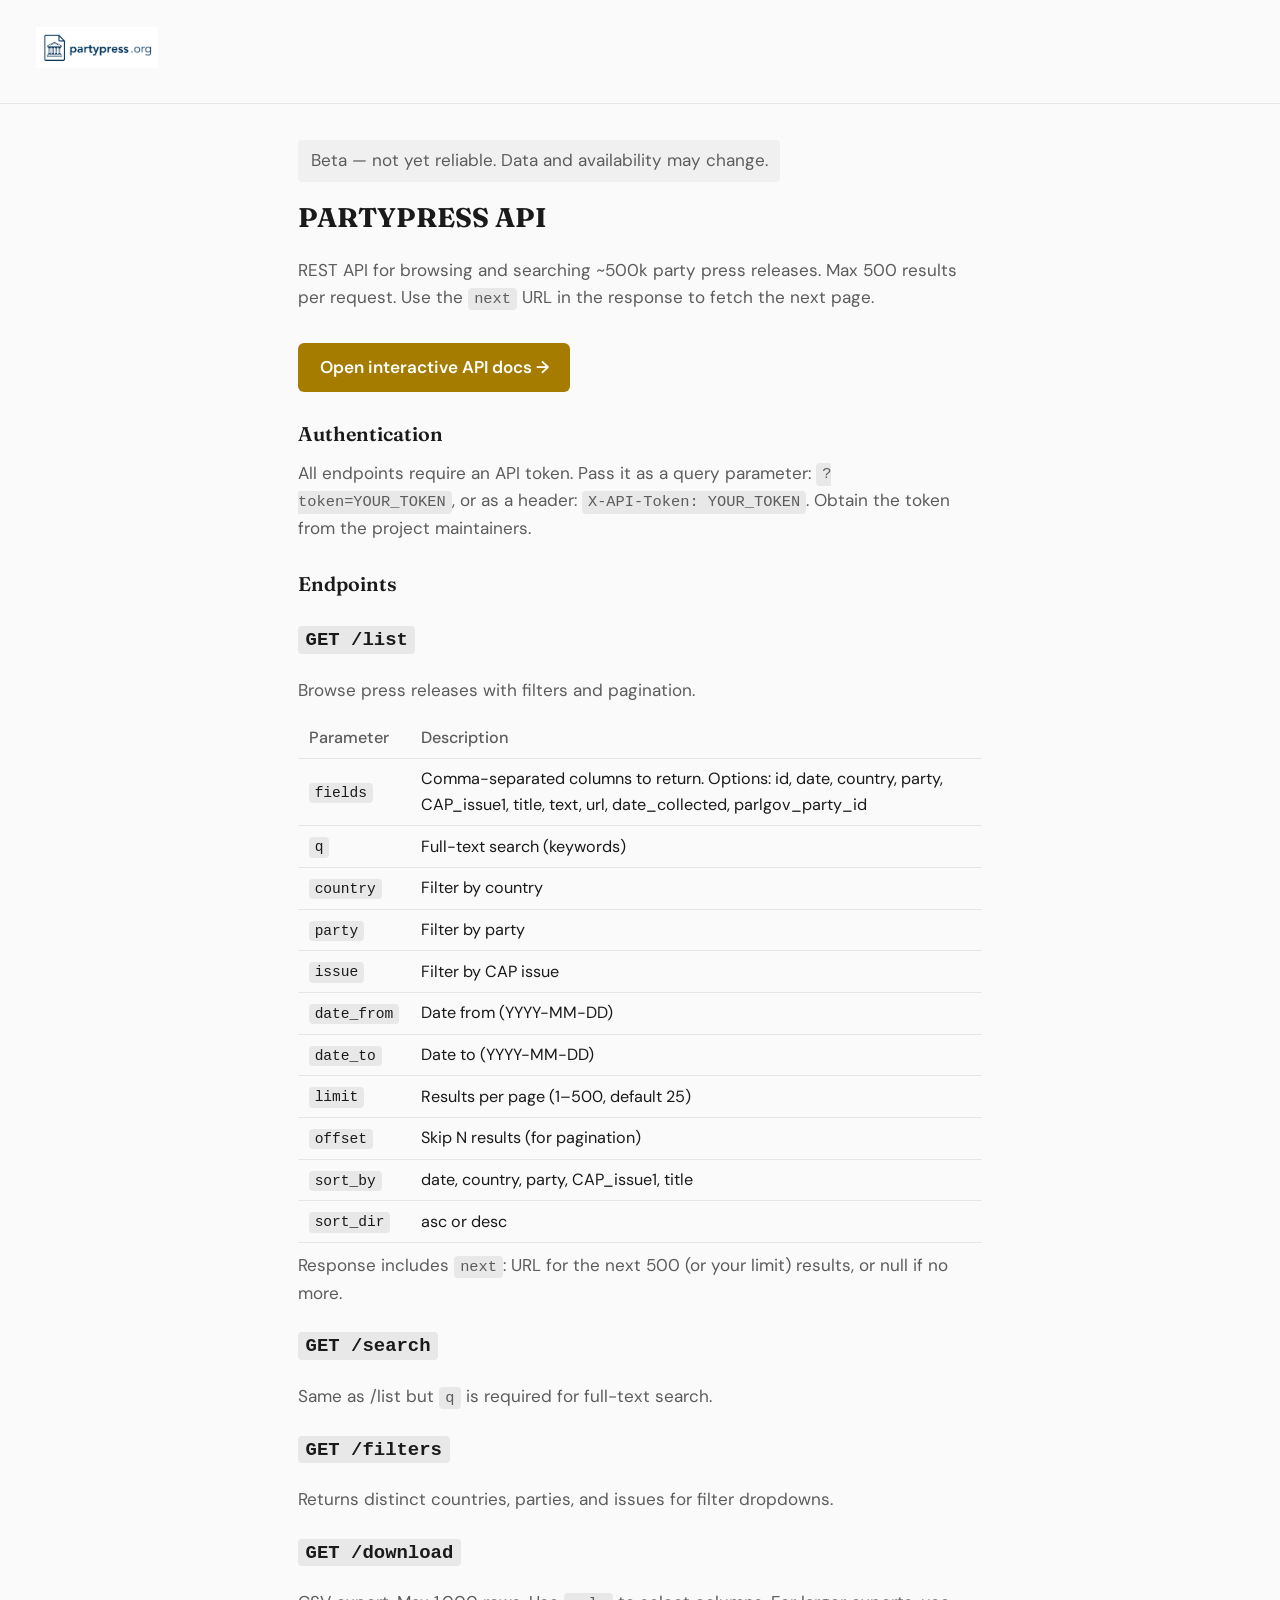
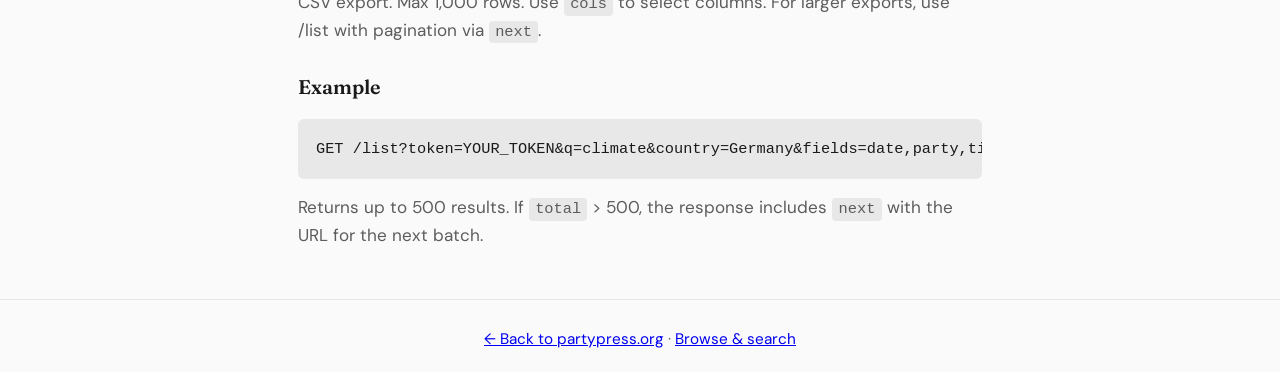
<file: api/index.html>
<!DOCTYPE html>
<html lang="en">
<head>
  <meta charset="UTF-8">
  <meta name="viewport" content="width=device-width, initial-scale=1">
  <meta name="robots" content="noindex">
  <title>API — PARTYPRESS</title>
  <link rel="preconnect" href="https://fonts.googleapis.com">
  <link rel="preconnect" href="https://fonts.gstatic.com" crossorigin>
  <link href="https://fonts.googleapis.com/css2?family=DM+Sans:ital,opsz,wght@0,9..40,400;0,9..40,600;1,9..40,400&family=Fraunces:opsz,wght@9..144,600&display=swap" rel="stylesheet">
  <link rel="icon" type="image/png" sizes="32x32" href="../assets/favicon-32x32.png">
  <link rel="icon" type="image/png" sizes="16x16" href="../assets/favicon-16x16.png">
  <link rel="apple-touch-icon" sizes="180x180" href="../assets/favicon-180x180.png">
  <link rel="manifest" href="../assets/site.webmanifest">
  <link rel="stylesheet" href="../styles.css">
  <style>
    .api-main { max-width: 42rem; margin: 0 auto; padding: 2rem; }
    .api-main h1 { font-family: var(--font-display); font-size: 1.5rem; margin: 0 0 1rem; }
    .api-main h2 { font-size: 1.1rem; margin: 1.5rem 0 0.5rem; }
    .api-main p { margin: 0 0 0.75rem; color: var(--muted); font-size: 0.95rem; }
    .api-main code { background: var(--code-bg); padding: 0.15em 0.4em; border-radius: 4px; font-size: 0.9em; }
    .api-main pre { background: var(--code-bg); padding: 1rem; border-radius: 6px; overflow-x: auto; font-size: 0.85rem; }
    .api-main ul { margin: 0.5rem 0; padding-left: 1.25rem; }
    .api-main .docs-link { display: inline-block; margin-top: 1rem; padding: 0.6rem 1.2rem; background: var(--accent); color: #fff; text-decoration: none; border-radius: 6px; font-weight: 600; }
    .api-main .docs-link:hover { opacity: 0.9; }
    .api-main .param-table { width: 100%; border-collapse: collapse; font-size: 0.9rem; margin: 0.5rem 0; }
    .api-main .param-table th, .api-main .param-table td { padding: 0.4rem 0.6rem; text-align: left; border-bottom: 1px solid var(--border); }
    .api-main .param-table th { color: var(--muted); font-weight: 500; }
    .beta-notice { font-size: 0.85rem; color: var(--muted); background: rgba(0,0,0,0.04); padding: 0.4rem 0.7rem; border-radius: 4px; margin: 0 0 1rem; display: inline-block; }
  </style>
</head>
<body>
  <header class="site-header">
    <a href="/" class="logo"><img src="../assets/partypress-horizontal-org-white.png" alt="Party Press — partypress.org" class="logo-img" width="200" height="40"></a>
  </header>

  <main class="api-main">
    <p class="beta-notice">Beta — not yet reliable. Data and availability may change.</p>
    <h1>PARTYPRESS API</h1>
    <p>REST API for browsing and searching ~500k party press releases. Max 500 results per request. Use the <code>next</code> URL in the response to fetch the next page.</p>

    <p><a href="#" id="docs-link" class="docs-link" target="_blank" rel="noopener">Open interactive API docs →</a></p>

    <h2>Authentication</h2>
    <p>All endpoints require an API token. Pass it as a query parameter: <code>?token=YOUR_TOKEN</code>, or as a header: <code>X-API-Token: YOUR_TOKEN</code>. Obtain the token from the project maintainers.</p>

    <h2>Endpoints</h2>

    <h3><code>GET /list</code></h3>
    <p>Browse press releases with filters and pagination.</p>
    <table class="param-table">
      <tr><th>Parameter</th><th>Description</th></tr>
      <tr><td><code>fields</code></td><td>Comma-separated columns to return. Options: id, date, country, party, CAP_issue1, title, text, url, date_collected, parlgov_party_id</td></tr>
      <tr><td><code>q</code></td><td>Full-text search (keywords)</td></tr>
      <tr><td><code>country</code></td><td>Filter by country</td></tr>
      <tr><td><code>party</code></td><td>Filter by party</td></tr>
      <tr><td><code>issue</code></td><td>Filter by CAP issue</td></tr>
      <tr><td><code>date_from</code></td><td>Date from (YYYY-MM-DD)</td></tr>
      <tr><td><code>date_to</code></td><td>Date to (YYYY-MM-DD)</td></tr>
      <tr><td><code>limit</code></td><td>Results per page (1–500, default 25)</td></tr>
      <tr><td><code>offset</code></td><td>Skip N results (for pagination)</td></tr>
      <tr><td><code>sort_by</code></td><td>date, country, party, CAP_issue1, title</td></tr>
      <tr><td><code>sort_dir</code></td><td>asc or desc</td></tr>
    </table>
    <p>Response includes <code>next</code>: URL for the next 500 (or your limit) results, or null if no more.</p>

    <h3><code>GET /search</code></h3>
    <p>Same as /list but <code>q</code> is required for full-text search.</p>

    <h3><code>GET /filters</code></h3>
    <p>Returns distinct countries, parties, and issues for filter dropdowns.</p>

    <h3><code>GET /download</code></h3>
    <p>CSV export. Max 1,000 rows. Use <code>cols</code> to select columns. For larger exports, use /list with pagination via <code>next</code>.</p>

    <h2>Example</h2>
    <pre>GET /list?token=YOUR_TOKEN&q=climate&country=Germany&fields=date,party,title,text&limit=500</pre>
    <p>Returns up to 500 results. If <code>total</code> &gt; 500, the response includes <code>next</code> with the URL for the next batch.</p>
  </main>

  <footer class="site-footer">
    <p><a href="/">← Back to partypress.org</a> · <a href="/search/">Browse & search</a></p>
  </footer>

  <script>
    // Same logic as SEARCH_API in search/search.js
    const API_BASE = (typeof location !== 'undefined' && /localhost|127\.0\.0\.1|^file:/.test(location.origin))
      ? 'http://localhost:8073'
      : 'https://api.partypress.org';
    document.getElementById('docs-link').href = API_BASE + '/docs';
  </script>
</body>
</html>
</file>
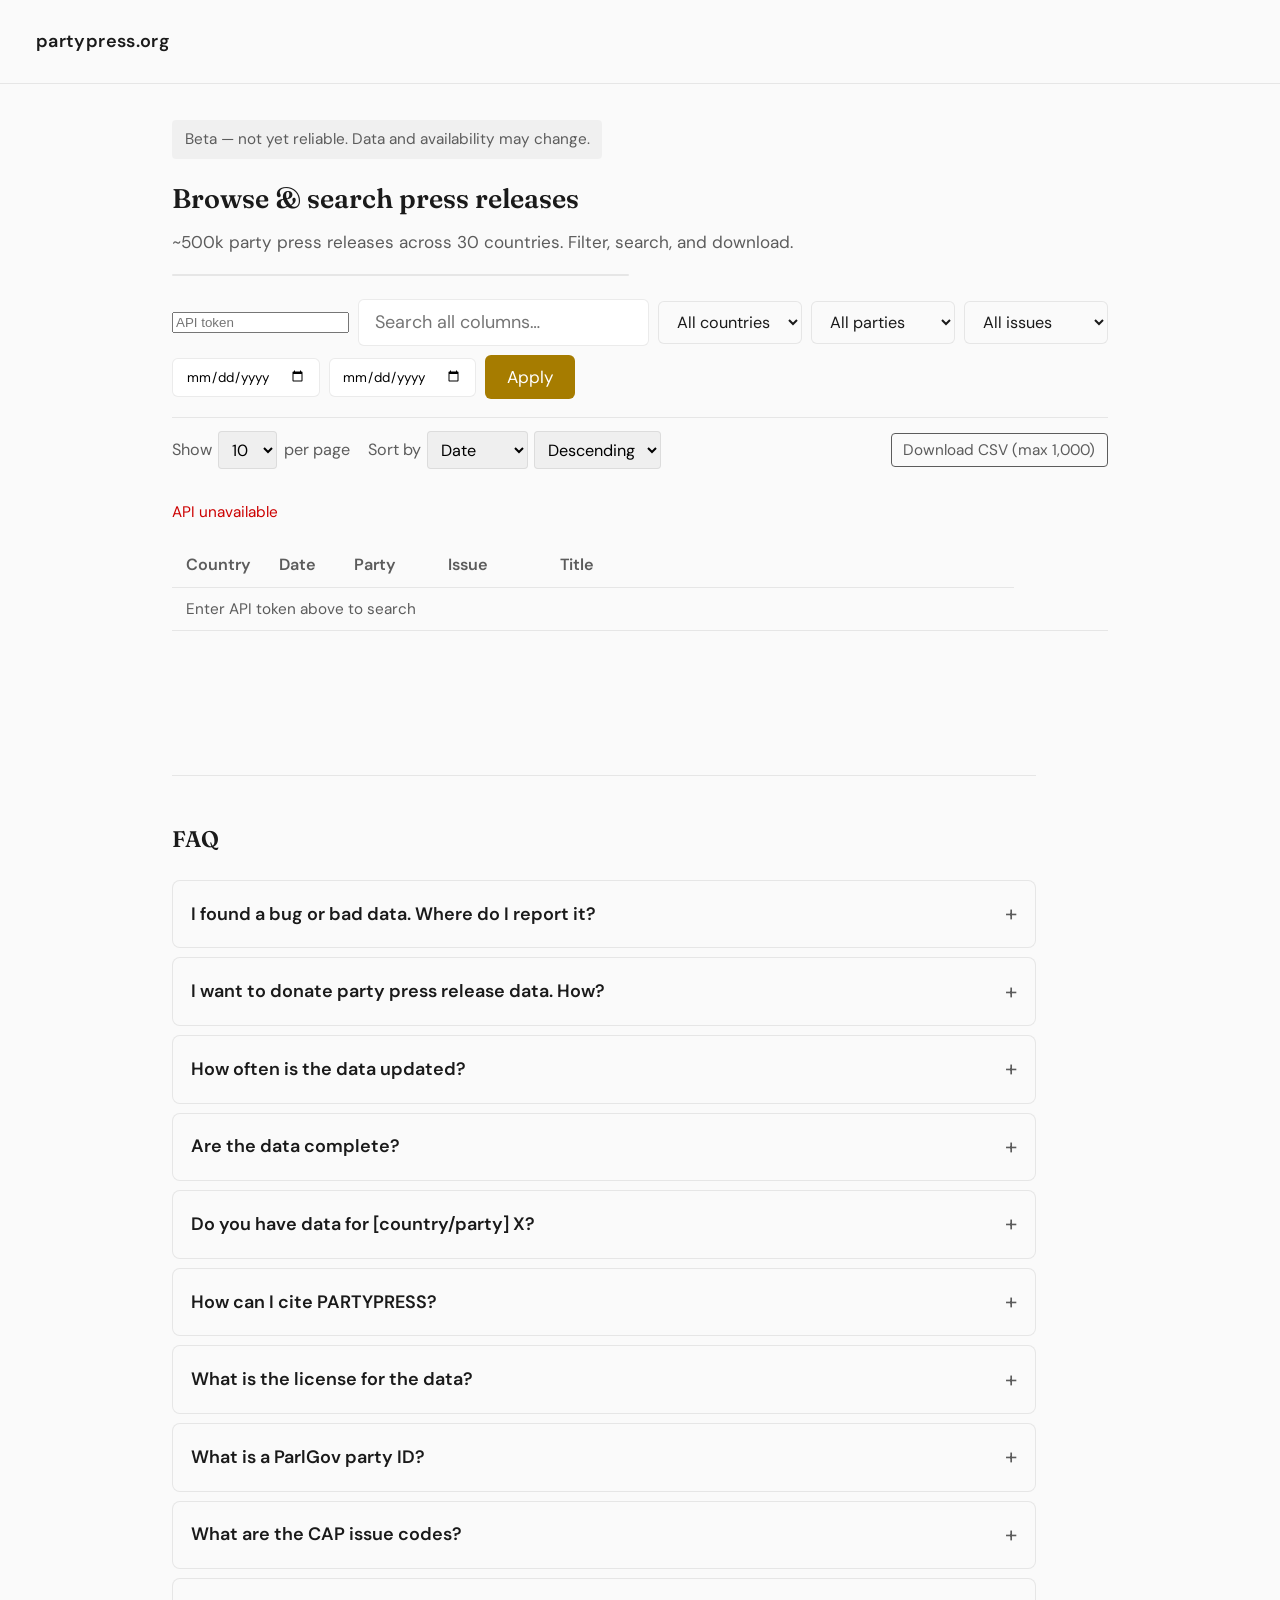
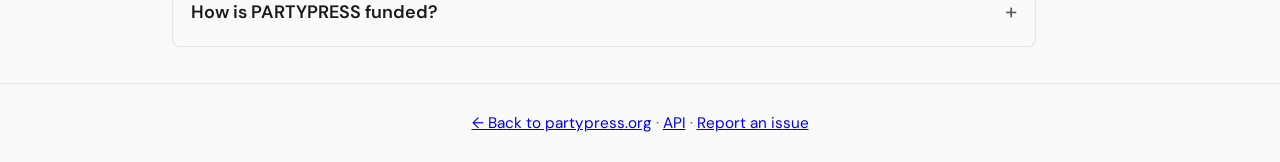
<file: search/index.html>
<!DOCTYPE html>
<html lang="en">
<head>
  <meta charset="UTF-8">
  <meta name="viewport" content="width=device-width, initial-scale=1">
  <meta name="robots" content="noindex">
  <title>Browse & Search — PARTYPRESS</title>
  <link rel="preconnect" href="https://api.partypress.org">
  <link rel="preconnect" href="https://fonts.googleapis.com">
  <link rel="preconnect" href="https://fonts.gstatic.com" crossorigin>
  <link href="https://fonts.googleapis.com/css2?family=DM+Sans:ital,opsz,wght@0,9..40,400;0,9..40,600;1,9..40,400&family=Fraunces:opsz,wght@9..144,600&display=swap" rel="stylesheet">
  <link rel="icon" type="image/png" sizes="32x32" href="../assets/favicon-32x32.png">
  <link rel="icon" type="image/png" sizes="16x16" href="../assets/favicon-16x16.png">
  <link rel="apple-touch-icon" sizes="180x180" href="../assets/favicon-180x180.png">
  <link rel="manifest" href="../assets/site.webmanifest">
  <link rel="stylesheet" href="../styles.css">
  <link rel="stylesheet" href="search.css">
</head>
<body data-api-url="https://api.partypress.org">
  <header class="site-header">
    <a href="/" class="logo">partypress.org</a>
  </header>

  <main class="search-main">
    <section class="search-hero">
      <p class="beta-notice">Beta — not yet reliable. Data and availability may change.</p>
      <h1>Browse & search press releases</h1>
      <p class="search-sub">~500k party press releases across 30 countries. Filter, search, and download.</p>

      <div class="hero-map-and-issues">
        <div class="hero-map" id="hero-map">
          <div class="country-map-wrap" id="country-map-wrap" aria-label="Map of countries in sample. Click to filter by country.">
            <div class="country-map-inner">
              <div id="country-map-svg-container"></div>
              <div id="country-map-tooltip" class="country-map-tooltip" role="tooltip" aria-hidden="true"></div>
            </div>
          </div>
        </div>
        <div class="hero-issues" id="hero-issues">
          <div class="issue-tiles" id="issue-tiles" aria-label="CAP policy issues. Click to filter."></div>
        </div>
      </div>

      <form class="search-form" id="search-form" role="search">
        <input type="password" id="api-token" placeholder="API token" autocomplete="off" title="Enter your API token to access the search">
        <input type="search" name="q" id="search-input" placeholder="Search all columns…" autocomplete="off">
        <select id="filter-country" aria-label="Country">
          <option value="">All countries</option>
        </select>
        <select id="filter-party" aria-label="Party">
          <option value="">All parties</option>
        </select>
        <select id="filter-issue" aria-label="CAP issue">
          <option value="">All issues</option>
        </select>
        <input type="date" id="filter-date-from" aria-label="Date from">
        <input type="date" id="filter-date-to" aria-label="Date to">
        <button type="submit">Apply</button>
      </form>

      <div class="toolbar">
        <div class="toolbar-left">
          <label>Show
            <select id="page-size">
              <option value="10" selected>10</option>
              <option value="25">25</option>
            </select>
            per page
          </label>
          <label>Sort by
            <select id="sort-by">
              <option value="date" selected>Date</option>
              <option value="country">Country</option>
              <option value="party">Party</option>
              <option value="CAP_issue1">Issue</option>
              <option value="title">Title</option>
            </select>
            <select id="sort-dir">
              <option value="desc" selected>Descending</option>
              <option value="asc">Ascending</option>
            </select>
          </label>
        </div>
        <div class="toolbar-right">
          <button type="button" id="download-btn" class="paper-link-btn">Download CSV (max 1,000)</button>
        </div>
      </div>

      <p id="api-status" class="api-status"></p>
    </section>

    <section class="search-results" id="results-section">
      <p id="results-summary" class="results-summary"></p>
      <div class="table-wrap">
        <table class="results-table" id="results-table">
          <thead>
            <tr>
              <th>Country</th>
              <th>Date</th>
              <th>Party</th>
              <th data-col="CAP_issue1">Issue</th>
              <th>Title</th>
              <th></th>
            </tr>
          </thead>
          <tbody id="results-body"></tbody>
        </table>
      </div>
      <div id="pagination" class="pagination"></div>
    </section>

    <section class="search-faq" id="faq">
      <h2>FAQ</h2>
      <div class="faq-list">
        <details class="faq-item">
          <summary>I found a bug or bad data. Where do I report it?</summary>
          <div class="faq-answer">
            <p>Please open an issue at <a href="https://github.com/partypress-org/partypress_website/issues" target="_blank" rel="noopener">GitHub Issues (partypress_website)</a>. That includes problems with the search site, the data, or the <strong>API</strong>. When reporting a problem with a specific press release, please include if you can: the <strong>URL</strong> of the release, the <strong>ParlGov party ID</strong>, and the <strong>date</strong> of the release (as shown in the table). That helps us locate and fix the record quickly.</p>
          </div>
        </details>
        <details class="faq-item" id="faq-donate">
          <summary>I want to donate party press release data. How?</summary>
          <div class="faq-answer">
            <p>We welcome contributions. Please provide data as <strong>CSV</strong> with these columns (dates in <strong>YYYY-MM-DD</strong> format):</p>
            <ul class="faq-cols">
              <li><code>date</code> — release date</li>
              <li><code>date_collected</code> — when you scraped/collected the row</li>
              <li><code>country</code></li>
              <li><code>party</code></li>
              <li><code>title</code></li>
              <li><code>text</code></li>
              <li><code>url</code> (optional but recommended)</li>
              <li><code>parlgov_party_id</code> (optional; <a href="https://parlgov.org/">ParlGov</a> party ID)</li>
            </ul>
            <p>Example:</p>
            <pre class="faq-example">date,date_collected,country,party,title,text,url,parlgov_party_id
2024-03-15,2024-03-20,Germany,SPD,Statement on climate law,"Full text of the press release…",https://example.org/press/123,523</pre>
            <p>Your submission should be accompanied by a waiver stating that you do not require attribution. You can use this text:</p>
            <blockquote class="faq-waiver">I release this data for use in PARTYPRESS without requiring attribution.</blockquote>
            <p>We will still try to credit contributors where we can. You can submit donations with waiver via the <a href="https://github.com/partypress-org/partypress_website/issues" target="_blank" rel="noopener">Issues</a> page.</p>
          </div>
        </details>
        <details class="faq-item">
          <summary>How often is the data updated?</summary>
          <div class="faq-answer">
            <p>Scraping is not done on a fixed schedule. We may update the corpus roughly yearly, but we do not promise any particular update frequency.</p>
          </div>
        </details>
        <details class="faq-item">
          <summary>Are the data complete?</summary>
          <div class="faq-answer">
            <p>We take great care with data quality and consistency, but we cannot guarantee completeness or that every party press release is captured.</p>
          </div>
        </details>
        <details class="faq-item">
          <summary>Do you have data for [country/party] X?</summary>
          <div class="faq-answer">
            <p>We publish all the data we have. The map and filters on this page show which countries and parties are in the corpus. If a country or party is missing, we do not have it (yet)—you can offer to <a href="#faq-donate">donate data</a> via the Issues page.</p>
          </div>
        </details>
        <details class="faq-item">
          <summary>How can I cite PARTYPRESS?</summary>
          <div class="faq-answer">
            <p>A <strong>PARTYPRESS v2</strong> citation will be made available here.</p>
            <p>For <strong>PARTYPRESS v1</strong>, cite the database article: Erfort, C., Stoetzer, L. F., &amp; Klüver, H. (2023). The PARTYPRESS Database. <em>Research and Politics</em>. <a href="https://doi.org/10.1177/20531680231183512" target="_blank" rel="noopener">https://doi.org/10.1177/20531680231183512</a>. BibTeX is available on the <a href="/">partypress.org</a> homepage (PARTYPRESS v1 section).</p>
          </div>
        </details>
        <details class="faq-item">
          <summary>What is the license for the data?</summary>
          <div class="faq-answer">
            <p>Data are released under <a href="https://creativecommons.org/licenses/by/4.0/" target="_blank" rel="noopener">Creative Commons Attribution 4.0 International (CC BY 4.0)</a>.</p>
          </div>
        </details>
        <details class="faq-item">
          <summary>What is a ParlGov party ID?</summary>
          <div class="faq-answer">
            <p>The <strong>ParlGov party ID</strong> is a unique numeric identifier for political parties from the <a href="https://parlgov.org/" target="_blank" rel="noopener">ParlGov</a> database. We use ParlGov IDs so that parties can be matched consistently across countries and over time. You can look up parties and their IDs on <a href="https://parlgov.org/" target="_blank" rel="noopener">parlgov.org</a>.</p>
          </div>
        </details>
        <details class="faq-item">
          <summary>What are the CAP issue codes?</summary>
          <div class="faq-answer">
            <p>The issue labels (e.g. Environment, Health, Immigration) come from the <a href="https://www.comparativeagendas.net/" target="_blank" rel="noopener">Comparative Agendas Project (CAP)</a>. We adapted the CAP topic codebook to classify party press releases; the PARTYPRESS v1 <a href="https://doi.org/10.1177/20531680231183512" target="_blank" rel="noopener">article</a> describes the methodology.</p>
          </div>
        </details>
        <details class="faq-item">
          <summary>How is PARTYPRESS funded?</summary>
          <div class="faq-answer">
            <p>PARTYPRESS is generously supported by <strong>LSE Seed Research Funding</strong>, by the <strong>Deutsche Forschungsgemeinschaft (DFG)</strong> (<a href="https://gepris.dfg.de/gepris/projekt/529544178?language=en" target="_blank" rel="noopener">project 529544178</a>), and by the universities with which the authors are affiliated (London School of Economics, Witten/Herdecke University).</p>
          </div>
        </details>
      </div>
    </section>
  </main>

  <!-- Download modal -->
  <div id="download-modal" class="modal" hidden>
    <div class="modal-content">
      <h3>Download CSV</h3>
      <p>Select columns to include. Maximum 1,000 rows. For larger exports, use the <a href="#" id="api-docs-link" target="_blank" rel="noopener">API</a>.</p>
      <div class="download-cols" id="download-cols"></div>
      <div class="modal-actions">
        <button type="button" id="download-cancel" class="paper-link-btn">Cancel</button>
        <button type="button" id="download-confirm" class="paper-link-btn">Download</button>
      </div>
    </div>
  </div>

  <!-- Text expand overlay -->
  <div id="text-overlay" class="text-overlay" hidden>
    <div class="text-overlay-content">
      <button type="button" id="text-overlay-close" aria-label="Close">&times;</button>
      <h4 id="text-overlay-title"></h4>
      <p id="text-overlay-meta"></p>
      <div id="text-overlay-body" class="text-overlay-body"></div>
    </div>
  </div>

  <footer class="site-footer">
    <p><a href="/">← Back to partypress.org</a> · <a href="/api/" id="api-docs-page-link">API</a> · <a href="https://github.com/partypress-org/partypress_website/issues" target="_blank" rel="noopener">Report an issue</a></p>
  </footer>

  <script>
(function(){
const SEARCH_API = (typeof location !== 'undefined' && location.search.includes('local=1')) ? 'http://localhost:8073' : (document.body && document.body.dataset && document.body.dataset.apiUrl) || 'https://api.partypress.org';
const DOWNLOAD_MAX = 1000;
const ALL_COLUMNS = ['date', 'country', 'party', 'CAP_issue1', 'title', 'text', 'parlgov_party_id'];
const form = document.getElementById('search-form');
const tokenInput = document.getElementById('api-token');
const searchInput = document.getElementById('search-input');
const countrySelect = document.getElementById('filter-country');
const partySelect = document.getElementById('filter-party');
const issueSelect = document.getElementById('filter-issue');
const dateFromInput = document.getElementById('filter-date-from');
const dateToInput = document.getElementById('filter-date-to');
const pageSizeSelect = document.getElementById('page-size');
const sortBySelect = document.getElementById('sort-by');
const sortDirSelect = document.getElementById('sort-dir');
const apiStatus = document.getElementById('api-status');
const resultsSummary = document.getElementById('results-summary');
const resultsBody = document.getElementById('results-body');
const paginationEl = document.getElementById('pagination');
const downloadBtn = document.getElementById('download-btn');
const downloadModal = document.getElementById('download-modal');
const downloadCols = document.getElementById('download-cols');
const downloadCancel = document.getElementById('download-cancel');
const downloadConfirm = document.getElementById('download-confirm');
const apiDocsLink = document.getElementById('api-docs-link');
const textOverlay = document.getElementById('text-overlay');
const textOverlayClose = document.getElementById('text-overlay-close');
const textOverlayTitle = document.getElementById('text-overlay-title');
const textOverlayMeta = document.getElementById('text-overlay-meta');
const textOverlayBody = document.getElementById('text-overlay-body');
let currentOffset = 0, currentTotal = 0, currentResults = [];
let lastTotal = null, lastTotalCapped = false, lastTotalCap = null;
let allPartyOptions = [], fallbackParties = [];
const TOKEN_KEY = 'partypress_api_token';
const MAP_NAME_TO_API = { 'Republic of Moldova':'Moldova', 'The former Yugoslav Republic of Macedonia':'North Macedonia', 'United Kingdom':'UK' };
const ISSUE_SYMBOLS = { 'macroeconomics':'📈','civil rights':'⚖️','healthcare':'🏥','agriculture':'🌾','labor':'👷','education':'📚','environment and climate':'🌍','energy':'⚡','immigration':'🛂','transportation':'🚄','law and crime':'🔒','social welfare':'🤝','housing':'🏘️','domestic commerce':'💼','defense':'🛡️','technology':'💻','foreign trade':'📦','international affairs':'🌐','government operations':'🏛️','public lands':'🏞️','culture':'🎭' };
let _europeSvgText = null, _apiCountries = null, _countryMapInited = false;
function initIssueTiles(issues){
  const container=document.getElementById('issue-tiles');
  if(!container)return;
  container.innerHTML='';
  (issues||[]).forEach(issue=>{
    const sym=ISSUE_SYMBOLS[issue]||ISSUE_SYMBOLS[(issue||'').toLowerCase()]||'📋';
    const tile=document.createElement('button');
    tile.type='button';
    tile.className='issue-tile';
    tile.dataset.issue=issue;
    tile.setAttribute('aria-pressed','false');
    tile.innerHTML='<span class="issue-tile-symbol" aria-hidden="true">'+escapeHtml(sym)+'</span><span>'+escapeHtml(issue)+'</span>';
    tile.onclick=()=>{
      const cur=issueSelect.value;
      issueSelect.value=cur===issue?'':issue;
      triggerSearch();updateIssueTilesSelection();
    };
    container.appendChild(tile);
  });
  updateIssueTilesSelection();
}
function updateIssueTilesSelection(){
  const sel=issueSelect.value;
  document.querySelectorAll('.issue-tile').forEach(t=>{const on=t.dataset.issue===sel;t.classList.toggle('selected',on);t.setAttribute('aria-pressed',on?'true':'false');});
}
function tryInitCountryMap(){if(!_europeSvgText||!_apiCountries||_countryMapInited)return;_countryMapInited=true;initCountryMap(_apiCountries);}
function initCountryMap(countries){
  const set = new Set(countries||[]);
  const container=document.getElementById('country-map-svg-container');
  const tooltip=document.getElementById('country-map-tooltip');
  if(!container||!tooltip)return;
  container.innerHTML=_europeSvgText;
  const svg=container.querySelector('svg');
  if(!svg)return;
  svg.querySelectorAll('path').forEach(path=>{
    const mapName=path.getAttribute('data-name')||'';
    const apiName=MAP_NAME_TO_API[mapName]||mapName;
    const inSample=set.has(apiName);
    path.setAttribute('data-api-name',apiName);
    path.classList.add(inSample?'in-sample':'out-of-sample');
    if(inSample){
      path.addEventListener('mouseenter',(e)=>{tooltip.textContent=apiName;tooltip.style.left=(e.clientX+12)+'px';tooltip.style.top=(e.clientY-8)+'px';tooltip.classList.add('visible');tooltip.setAttribute('aria-hidden','false');path.classList.add('hover');});
      path.addEventListener('mouseleave',()=>{tooltip.classList.remove('visible');tooltip.setAttribute('aria-hidden','true');path.classList.remove('hover');});
      path.addEventListener('click',()=>{
        const cur=countrySelect.value;
        countrySelect.value=cur===apiName?'':apiName;
        populatePartyDropdown();triggerSearch();updateMapSelection();
      });
    }
  });
  function updateMapSelection(){
    const sel=countrySelect.value;
    svg.querySelectorAll('path.in-sample').forEach(p=>{p.classList.toggle('selected',p.getAttribute('data-api-name')===sel);});
  }
  window.updateMapSelection=updateMapSelection;
  updateMapSelection();
}
function getToken(){return (tokenInput&&tokenInput.value.trim())||localStorage.getItem(TOKEN_KEY)||'';}
function saveToken(){const t=getToken();if(t)localStorage.setItem(TOKEN_KEY,t);}
function urlWithToken(url){const t=getToken();return t?(url+(url.includes('?')?'&':'?')+'token='+encodeURIComponent(t)):url;}
function refetchFilters(){fetch(urlWithToken(SEARCH_API + '/filters')).then(r=>{if(r.status===401)return;return r.json();}).then(data=>{if(data){countrySelect.querySelectorAll('option:not(:first-child)').forEach(o=>o.remove());data.countries?.forEach(c=>{const o=document.createElement('option');o.value=c;o.textContent=c;countrySelect.appendChild(o);});if(data.party_options&&data.party_options.length){allPartyOptions=data.party_options;populatePartyDropdown();}else{fallbackParties=data.parties?.slice(0,300)||[];populatePartyDropdown();}issueSelect.querySelectorAll('option:not(:first-child)').forEach(o=>o.remove());data.issues?.forEach(i=>{const o=document.createElement('option');o.value=i;o.textContent=i;issueSelect.appendChild(o);});_apiCountries=data.countries||[];if(_countryMapInited)initCountryMap(_apiCountries);else tryInitCountryMap();initIssueTiles(data.issues||[]);}});}
if(tokenInput){const saved=localStorage.getItem(TOKEN_KEY);if(saved)tokenInput.value=saved;tokenInput.onchange=tokenInput.oninput=()=>{saveToken();refetchFilters();};}
function populatePartyDropdown(){const prevVal=partySelect.value;partySelect.innerHTML='<option value="">All parties</option>';const country=countrySelect.value;if(allPartyOptions.length){const opts=country?allPartyOptions.filter(o=>o.country===country):allPartyOptions;opts.forEach(({country:c,party:p})=>{const o=document.createElement('option');o.value=c+'|'+p;o.textContent=c+': '+p;partySelect.appendChild(o);});if(prevVal&&opts.some(o=>(o.country+'|'+o.party)===prevVal))partySelect.value=prevVal;}else{fallbackParties.forEach(p=>{const o=document.createElement('option');o.value=p;o.textContent=p;partySelect.appendChild(o);});if(prevVal&&fallbackParties.includes(prevVal))partySelect.value=prevVal;}}
fetch(urlWithToken(SEARCH_API + '/health')).then(r=>{if(r.status===401){apiStatus.textContent='Enter API token above';apiStatus.classList.add('error');return null;}return r.json();}).then(d=>{if(d){apiStatus.textContent = d.status==='ok' ? (d.total_releases?.toLocaleString()??'?')+' press releases indexed' : 'API unavailable';apiStatus.classList.remove('error');}}).catch(()=>{apiStatus.textContent = 'API unavailable';apiStatus.classList.add('error');});
fetch('europe.svg').then(r=>r.text()).then(t=>{_europeSvgText=t;tryInitCountryMap();}).catch(()=>{});
fetch(urlWithToken(SEARCH_API + '/filters')).then(r=>{if(r.status===401)return null;return r.json();}).then(data=>{if(!data)return;data.countries?.forEach(c=>{const o=document.createElement('option');o.value=c;o.textContent=c;countrySelect.appendChild(o);});if(data.party_options&&data.party_options.length){allPartyOptions=data.party_options;populatePartyDropdown();}else{fallbackParties=data.parties?.slice(0,300)||[];populatePartyDropdown();}data.issues?.forEach(i=>{const o=document.createElement('option');o.value=i;o.textContent=i;issueSelect.appendChild(o);});_apiCountries=data.countries||[];tryInitCountryMap();initIssueTiles(data.issues||[]);}).catch(()=>{});
function addOption(s,v,t){const o=document.createElement('option');o.value=v;o.textContent=t;s.appendChild(o);}
function getParams(){const p={limit:parseInt(pageSizeSelect.value,10),offset:currentOffset,sort_by:sortBySelect.value,sort_dir:sortDirSelect.value};if(searchInput.value.trim()){p.q=searchInput.value.trim();p.include_total='false';}if(partySelect.value&&partySelect.value.includes('|')){const parts=partySelect.value.split('|');if(parts.length>=2){p.country=parts[0];p.party=parts.slice(1).join('|');}}else{if(countrySelect.value)p.country=countrySelect.value;if(partySelect.value)p.party=partySelect.value;}if(issueSelect.value)p.issue=issueSelect.value;if(dateFromInput.value)p.date_from=dateFromInput.value;if(dateToInput.value)p.date_to=dateToInput.value;return p;}
function escapeHtml(s){if(!s)return'';const d=document.createElement('div');d.textContent=s;return d.innerHTML;}
function escapeHtmlAllowMark(s){if(!s)return'';const d=document.createElement('div');d.textContent=s;let h=d.innerHTML;h=h.replace(/&lt;mark&gt;/gi,'<mark>').replace(/&lt;\/mark&gt;/gi,'</mark>');return h;}
function rowHtml(r,i){const t=r.title||'(No title)';const tl=r.url?'<a href="'+escapeHtml(r.url)+'" target="_blank" rel="noopener">'+escapeHtmlAllowMark(t)+'</a>':escapeHtmlAllowMark(t);const sn=r.search_snippet?'<div class="search-snippet">'+escapeHtmlAllowMark(r.search_snippet)+'</div>':'';return '<tr data-row-index="'+i+'"><td>'+escapeHtml(r.country||'')+'</td><td>'+escapeHtml(r.date||'')+'</td><td>'+escapeHtml(r.party||'')+'</td><td>'+escapeHtml(r.CAP_issue1||'')+'</td><td class="title-cell">'+tl+sn+'</td><td><button type="button" class="expand-btn">Show text</button></td></tr>';}
function buildSummaryAndPagination(data){const total=data.total!=null?data.total:lastTotal;const limit=data.limit||parseInt(pageSizeSelect.value,10);const offset=data.offset!=null?data.offset:currentOffset;const hasTotal=total!=null;const pages=hasTotal?Math.ceil(total/limit):null;const cp=Math.floor(offset/limit)+1;const nextDisabled=hasTotal?offset+limit>=total:!data.next;let totalStr;if(total!=null){totalStr=total.toLocaleString()+' result'+(total!==1?'s':'')+(searchInput.value.trim()?' for "'+escapeHtml(searchInput.value.trim())+'"':'')+(data.total_capped?' (at least '+((data.total_cap!=null?data.total_cap:10000).toLocaleString())+' results; count capped for speed)':'');}else{totalStr=data.results.length+' result'+(data.results.length!==1?'s':'')+(searchInput.value.trim()?' for "'+escapeHtml(searchInput.value.trim())+'"':'')+' (counting…)';}const paginationHtml='<button type="button" id="page-prev" '+(offset===0?'disabled':'')+'>Previous</button><span class="page-info">Page '+cp+(pages!=null?' of '+pages:'')+' '+(hasTotal?'('+total.toLocaleString()+' total)':'')+'</span><button type="button" id="page-next" '+(nextDisabled?'disabled':'')+'>Next</button>';return{totalStr,paginationHtml,hasTotal,pages,cp,nextDisabled,offset,limit,total};}
function applySummaryAndPagination(info){resultsSummary.textContent=info.totalStr;paginationEl.innerHTML=info.paginationHtml;paginationEl.querySelector('#page-prev')?.addEventListener('click',()=>{currentOffset=Math.max(0,info.offset-info.limit);fetchList();});paginationEl.querySelector('#page-next')?.addEventListener('click',()=>{currentOffset=info.offset+info.limit;fetchList();});}
function fetchList(){if(!getToken()){resultsBody.innerHTML='<tr><td colspan="8" class="api-status error">Enter API token above to search</td></tr>';resultsSummary.textContent='';return;}const params=new URLSearchParams(getParams());resultsBody.innerHTML='<tr><td colspan="8">Loading…</td></tr>';resultsSummary.textContent=params.has('q')?'Loading… (text search can be slow)':'Loading…';paginationEl.innerHTML='';const hasSearch=params.has('q');if(hasSearch&&currentOffset===0){lastTotal=null;lastTotalCapped=false;lastTotalCap=null;}fetch(urlWithToken(SEARCH_API+'/list?'+params)).then(r=>{if(r.status===401){resultsBody.innerHTML='<tr><td colspan="8" class="api-status error">Invalid or missing token</td></tr>';resultsSummary.textContent='';return null;}return r.json();}).then(data=>{if(!data)return;if(data.error){resultsBody.innerHTML='<tr><td colspan="8" class="api-status error">'+escapeHtml(data.error)+'</td></tr>';resultsSummary.textContent='';return;}currentTotal=data.total!=null?data.total:lastTotal;currentResults=data.results;if(data.results.length===0)resultsBody.innerHTML='<tr><td colspan="8">No results.</td></tr>';else{resultsBody.innerHTML=data.results.map((r,i)=>rowHtml(r,i)).join('');resultsBody.querySelectorAll('.expand-btn').forEach(btn=>{btn.onclick=()=>{const row=btn.closest('tr');const idx=parseInt(row.dataset.rowIndex,10);const r=currentResults[idx];if(!r)return;textOverlayTitle.innerHTML=escapeHtmlAllowMark(r.title||'(No title)');textOverlayMeta.textContent=[r.country,r.date,r.party].filter(Boolean).join(' · ');textOverlayBody.innerHTML=escapeHtmlAllowMark(r.text||'(No content)');textOverlay.hidden=false;};});}const merged={...data,total:data.total!=null?data.total:lastTotal,total_capped:data.total_capped||lastTotalCapped,total_cap:data.total_cap!=null?data.total_cap:lastTotalCap};applySummaryAndPagination(buildSummaryAndPagination(merged));if(hasSearch&&currentOffset===0){const countParams=new URLSearchParams(getParams());countParams.set('include_total','true');countParams.set('limit','1');countParams.set('offset','0');fetch(urlWithToken(SEARCH_API+'/list?'+countParams)).then(r=>r.json()).then(countData=>{if(!countData||countData.error)return;lastTotal=countData.total;lastTotalCapped=!!countData.total_capped;lastTotalCap=countData.total_cap!=null?countData.total_cap:null;applySummaryAndPagination(buildSummaryAndPagination({results:currentResults,offset:currentOffset,limit:data.limit,total:lastTotal,total_capped:lastTotalCapped,total_cap:lastTotalCap,next:countData.next}));});}}).catch(err=>{resultsBody.innerHTML='<tr><td colspan="8" class="api-status error">'+escapeHtml(err.message)+'</td></tr>';resultsSummary.textContent='';});}
function triggerSearch(){currentOffset=0;fetchList();}
countrySelect.onchange=()=>{populatePartyDropdown();if(window.updateMapSelection)window.updateMapSelection();};
issueSelect.onchange=()=>{updateIssueTilesSelection();};
form.onsubmit=e=>{e.preventDefault();triggerSearch();};
pageSizeSelect.onchange=()=>{currentOffset=0;fetchList();};
sortBySelect.onchange=fetchList;sortDirSelect.onchange=fetchList;
downloadBtn.onclick=()=>{downloadCols.innerHTML=ALL_COLUMNS.map(c=>'<label><input type="checkbox" name="col" value="'+c+'" '+(['date','country','party','CAP_issue1','title','text'].includes(c)?'checked':'')+'> '+c+'</label>').join('');downloadModal.hidden=false;};
downloadCancel.onclick=()=>{downloadModal.hidden=true;};
downloadModal.onclick=e=>{if(e.target===downloadModal)downloadModal.hidden=true;};
downloadConfirm.onclick=()=>{const cols=[...downloadModal.querySelectorAll('input[name="col"]:checked')].map(c=>c.value);if(cols.length===0)return;const t=getToken();if(!t){alert('Enter API token to download');return;}const p=getParams();const dl={};if(p.q)dl.q=p.q;if(p.country)dl.country=p.country;if(p.party)dl.party=p.party;if(p.issue)dl.issue=p.issue;if(p.date_from)dl.date_from=p.date_from;if(p.date_to)dl.date_to=p.date_to;dl.limit=DOWNLOAD_MAX;dl.cols=cols.join(',');dl.token=t;window.location.href=SEARCH_API+'/download?'+new URLSearchParams(dl);downloadModal.hidden=true;};
textOverlayClose.onclick=()=>{textOverlay.hidden=true;};
textOverlay.onclick=e=>{if(e.target===textOverlay)textOverlay.hidden=true;};
if(apiDocsLink)apiDocsLink.href=SEARCH_API+'/docs';
if(getToken())fetchList();else resultsBody.innerHTML='<tr><td colspan="8" class="api-status">Enter API token above to search</td></tr>';
})();
  </script>
</body>
</html>
</file>
<file: styles.css>
/* Partypress draft — minimal, readable (light) */

:root {
  --bg: #fafafa;
  --text: #1a1a1a;
  --muted: #5c5c5c;
  --accent: #a67c00;
  --border: rgba(0, 0, 0, 0.08);
  --card-bg: #f0f0f0;
  --code-bg: #e8e8e8;
  --font-sans: "DM Sans", system-ui, sans-serif;
  --font-display: "Fraunces", Georgia, serif;
}

*,
*::before,
*::after {
  box-sizing: border-box;
}

html {
  font-size: 18px;
  scroll-behavior: smooth;
}

body {
  margin: 0;
  min-height: 100vh;
  font-family: var(--font-sans);
  background: var(--bg);
  color: var(--text);
  line-height: 1.6;
  display: flex;
  flex-direction: column;
}

.site-header {
  padding: 1.5rem 2rem;
  border-bottom: 1px solid var(--border);
}

/* Header logo link: no underline, looks like text/brand */
.logo {
  font-weight: 600;
  font-size: 1rem;
  letter-spacing: 0.02em;
  display: inline-flex;
  align-items: center;
  gap: 0.5rem;
  text-decoration: none;
  color: var(--text);
}
.logo:hover,
.logo:focus {
  text-decoration: none;
  color: var(--text);
}
.logo-img {
  height: 2.25rem;
  width: auto;
  vertical-align: middle;
  display: block;
}
.logo .tld {
  color: var(--muted);
  font-weight: 400;
}

/* Stacked logo for content (e.g. hero): logo on top, partypress.org below */
.logo-stacked {
  display: inline-flex;
  flex-direction: column;
  align-items: center;
  gap: 0.5rem;
  text-decoration: none;
  color: var(--text);
  margin: 0 auto;
}
.logo-stacked:hover,
.logo-stacked:focus {
  text-decoration: none;
  color: var(--text);
}
.logo-stacked .logo-stacked-img {
  height: 5rem;
  width: auto;
  max-width: 200px;
  display: block;
}

main {
  flex: 1;
  max-width: 42rem;
  margin: 0 auto;
  padding: 4rem 2rem 3rem;
  width: 100%;
}

.hero h1 {
  font-family: var(--font-display);
  font-size: clamp(1.65rem, 5vw, 3.5rem);
  font-weight: 600;
  margin: 0 0 0.75rem;
  letter-spacing: -0.02em;
  color: var(--text);
  white-space: nowrap;
}

.tagline {
  font-size: 1.35rem;
  color: var(--accent);
  margin: 0 0 1rem;
  font-weight: 400;
}

.sub {
  color: var(--muted);
  margin: 0;
  font-size: 1rem;
}

h2 {
  font-family: var(--font-display);
  font-size: 1.35rem;
  font-weight: 600;
  margin: 0 0 1rem;
  color: var(--text);
}

.coming {
  margin-top: 2.5rem;
}

.coming ul {
  margin: 0;
  padding-left: 1.25rem;
}

.coming li {
  margin-bottom: 0.6rem;
}

.coming li strong {
  color: var(--accent);
}

.foundation {
  margin-top: 2.5rem;
  padding-top: 2rem;
  border-top: 1px solid var(--border);
}

.foundation-intro {
  margin: 0 0 1rem;
  color: var(--muted);
  font-size: 0.95rem;
}

.paper-card {
  background: var(--card-bg);
  border: 1px solid var(--border);
  border-radius: 8px;
  padding: 1.25rem 1.5rem;
  margin-top: 1rem;
}

.paper-title {
  font-size: 1.05rem;
  font-weight: 600;
  margin: 0 0 0.25rem;
}

.paper-title a {
  color: var(--text);
  text-decoration: none;
}

.paper-title a:hover {
  color: var(--accent);
  text-decoration: underline;
}

.paper-authors,
.paper-venue {
  margin: 0;
  font-size: 0.9rem;
  color: var(--muted);
}

.paper-authors a {
  color: var(--accent);
  text-decoration: none;
}

.paper-authors a:hover {
  text-decoration: underline;
}

.paper-desc {
  margin: 0.75rem 0 0;
  font-size: 0.95rem;
  line-height: 1.5;
}

.paper-links {
  margin-top: 0.75rem;
  display: flex;
  flex-wrap: wrap;
  gap: 0.5rem;
}

.paper-link-btn {
  display: inline-block;
  background: transparent;
  border: 1px solid var(--muted);
  color: var(--muted);
  padding: 0.35rem 0.65rem;
  border-radius: 4px;
  font-size: 0.85rem;
  text-decoration: none;
  font-family: inherit;
  cursor: pointer;
  transition: border-color 0.2s, color 0.2s;
}

.paper-link-btn:hover {
  border-color: var(--accent);
  color: var(--accent);
}

.bibtex-wrap {
  margin-top: 1rem;
}

.bibtex-toggle {
  background: transparent;
  border: 1px solid var(--muted);
  color: var(--muted);
  padding: 0.35rem 0.65rem;
  border-radius: 4px;
  font-size: 0.85rem;
  cursor: pointer;
  font-family: inherit;
}

.bibtex-toggle:hover {
  border-color: var(--accent);
  color: var(--accent);
}

.bibtex-block {
  margin-top: 0.5rem;
  position: relative;
}

.bibtex-block[hidden] {
  display: none;
}

.bibtex-code {
  margin: 0;
  padding: 0.75rem;
  background: var(--code-bg);
  border-radius: 4px;
  font-size: 0.8rem;
  font-family: ui-monospace, monospace;
  white-space: pre-wrap;
  word-break: break-all;
  color: var(--text);
}

.bibtex-copy {
  position: absolute;
  top: 0.5rem;
  right: 0.5rem;
  background: var(--accent);
  color: #fff;
  border: none;
  padding: 0.25rem 0.5rem;
  border-radius: 4px;
  font-size: 0.8rem;
  cursor: pointer;
  font-family: inherit;
}

.bibtex-copy:hover {
  opacity: 0.9;
}

.team {
  margin-top: 2.5rem;
  padding-top: 2rem;
  border-top: 1px solid var(--border);
}

.team-grid {
  display: flex;
  flex-direction: column;
  gap: 2rem;
}

.team-member {
  display: flex;
  gap: 1.25rem;
  align-items: flex-start;
}

.team-photo-link {
  flex-shrink: 0;
}

.team-photo {
  width: 120px;
  height: 120px;
  object-fit: cover;
  border-radius: 50%;
  display: block;
}

.team-content {
  min-width: 0;
}

@media (max-width: 520px) {
  .team-member {
    display: grid;
    grid-template-columns: auto 1fr;
    grid-template-rows: auto auto;
    gap: 0 1.25rem;
  }

  .team-photo-link {
    grid-column: 1;
    grid-row: 1;
  }

  .team-photo {
    width: 80px;
    height: 80px;
  }

  .team-content {
    grid-column: 1 / -1;
    grid-row: 1 / -1;
    display: grid;
    grid-template-columns: subgrid;
    grid-template-rows: auto auto;
    gap: 0.5rem 0;
  }

  .team-meta {
    grid-column: 2;
    grid-row: 1;
  }

  .team-bio {
    grid-column: 1 / -1;
    grid-row: 2;
    margin: 0;
  }
}

.team-name {
  font-size: 1.1rem;
  font-weight: 600;
  margin: 0 0 0.2rem;
}

.team-name a {
  color: var(--text);
  text-decoration: none;
}

.team-name a:hover {
  color: var(--accent);
  text-decoration: underline;
}

.team-meta {
  margin-bottom: 0;
}

.team-role {
  margin: 0 0 0.5rem;
  font-size: 0.9rem;
  color: var(--muted);
}

.team-website {
  color: var(--accent);
  text-decoration: none;
}

.team-website:hover {
  text-decoration: underline;
}

.team-bio {
  margin: 0;
  font-size: 0.95rem;
  line-height: 1.55;
}

.supported {
  margin-top: 2rem;
  padding-top: 2rem;
  border-top: 1px solid var(--border);
}

.supported-logos {
  display: flex;
  flex-wrap: nowrap;
  align-items: center;
  gap: 2rem;
}

.supported-logo {
  display: block;
  flex-shrink: 0;
  width: 100px;
}

.supported-logo img {
  display: block;
  width: 100%;
  height: auto;
  max-height: 50px;
  object-fit: contain;
  opacity: 0.85;
}

.supported-logo:hover img {
  opacity: 1;
}

@media (max-width: 400px) {
  .supported-logos {
    gap: 1rem;
  }

  .supported-logo {
    width: 72px;
  }

  .supported-logo img {
    max-height: 44px;
  }
}

.site-footer {
  padding: 1.5rem 2rem;
  border-top: 1px solid var(--border);
  text-align: center;
}

.site-footer p {
  margin: 0;
  font-size: 0.85rem;
  color: var(--muted);
}
</file>
<file: search/search.css>
/* Search page — extends main styles */

/* Hero: map 50% + issue tiles 50% on wide screens, stack on narrow; equal column height */
.hero-map-and-issues {
  display: flex;
  flex-wrap: wrap;
  gap: 1.25rem;
  margin-bottom: 1.25rem;
  align-items: stretch;
}

.hero-map {
  flex: 1 1 50%;
  min-width: 280px;
  min-height: 0;
  display: flex;
  flex-direction: column;
}

.hero-issues {
  flex: 1 1 50%;
  min-width: 280px;
  min-height: 0;
  display: flex;
  flex-direction: column;
}

@media (min-width: 640px) {
  .hero-map-and-issues {
    flex-wrap: nowrap;
  }
  .hero-map,
  .hero-issues {
    flex: 0 0 calc(50% - 0.625rem); /* half minus half of gap */
    max-width: calc(50% - 0.625rem);
  }
}

.issue-tiles {
  display: grid;
  grid-template-columns: repeat(auto-fill, minmax(7rem, 1fr));
  gap: 0.5rem;
}

.issue-tile {
  display: flex;
  flex-direction: column;
  align-items: center;
  justify-content: center;
  gap: 0.25rem;
  padding: 0.5rem 0.35rem;
  border: 1px solid var(--border);
  border-radius: 6px;
  background: var(--bg);
  cursor: pointer;
  transition: border-color 0.15s ease, background 0.15s ease;
  font-size: 0.7rem;
  line-height: 1.2;
  text-align: center;
  min-height: 3rem;
  word-break: break-word;
  white-space: normal;
}

.issue-tile:hover {
  border-color: var(--accent);
  background: rgba(166, 124, 0, 0.06);
}

.issue-tile.selected {
  border-color: var(--accent);
  background: rgba(166, 124, 0, 0.12);
  font-weight: 600;
}

.issue-tile .issue-tile-symbol {
  font-size: 1.25rem;
  line-height: 1;
}

/* Country map: box matches column height; map contents centered, not stretched */
.country-map-wrap {
  flex: 1;
  min-height: 0;
  display: flex;
  align-items: center;
  justify-content: center;
  border: 1px solid var(--border);
  border-radius: 8px;
  overflow: hidden;
  background: var(--bg);
}

.country-map-inner {
  position: relative;
  width: 100%;
  max-width: 100%;
}

.country-map-inner svg {
  display: block;
  width: 100%;
  height: auto;
}

.country-map-inner svg path {
  fill: rgba(0, 0, 0, 0.06);
  stroke: rgba(0, 0, 0, 0.12);
  stroke-width: 0.5;
  cursor: default;
  transition: fill 0.15s ease;
}

.country-map-inner svg path.in-sample {
  cursor: pointer;
  fill: rgba(0, 0, 0, 0.08);
}

.country-map-inner svg path.in-sample:hover,
.country-map-inner svg path.in-sample.hover {
  fill: rgba(166, 124, 0, 0.2);
}

.country-map-inner svg path.in-sample.selected {
  fill: rgba(166, 124, 0, 0.35);
  stroke: rgba(166, 124, 0, 0.5);
}

.country-map-inner svg path.out-of-sample {
  fill: rgba(0, 0, 0, 0.04);
  stroke: rgba(0, 0, 0, 0.06);
}

.country-map-tooltip {
  position: fixed;
  padding: 0.35rem 0.6rem;
  font-size: 0.85rem;
  background: var(--text);
  color: var(--bg);
  border-radius: 4px;
  pointer-events: none;
  opacity: 0;
  transform: translateY(4px);
  transition: opacity 0.15s ease, transform 0.15s ease;
  z-index: 10;
  white-space: nowrap;
}

.country-map-tooltip.visible {
  opacity: 1;
  transform: translateY(0);
}

.search-main {
  max-width: 56rem;
  margin: 0 auto;
  padding: 2rem;
}

.beta-notice {
  font-size: 0.85rem;
  color: var(--muted);
  background: rgba(0, 0, 0, 0.04);
  padding: 0.4rem 0.7rem;
  border-radius: 4px;
  margin: 0 0 1rem;
  display: inline-block;
}

.search-hero h1 {
  font-family: var(--font-display);
  font-size: 1.5rem;
  font-weight: 600;
  margin: 0 0 0.5rem;
}

.search-sub {
  color: var(--muted);
  font-size: 0.95rem;
  margin: 0 0 1rem;
}

.search-form {
  display: flex;
  flex-wrap: wrap;
  gap: 0.5rem;
  margin-bottom: 1rem;
  align-items: center;
}

.search-form input[type="search"] {
  flex: 1;
  min-width: 12rem;
  padding: 0.6rem 0.9rem;
  border: 1px solid var(--border);
  border-radius: 6px;
  font-family: inherit;
  font-size: 1rem;
}

.search-form input[type="date"] {
  padding: 0.5rem 0.7rem;
  border: 1px solid var(--border);
  border-radius: 6px;
  font-family: inherit;
}

.search-form input:focus {
  outline: none;
  border-color: var(--accent);
}

.search-form select {
  padding: 0.5rem 0.8rem;
  border: 1px solid var(--border);
  border-radius: 6px;
  font-family: inherit;
  font-size: 0.9rem;
  background: var(--bg);
  color: var(--text);
  min-width: 8rem;
}

.search-form button {
  padding: 0.6rem 1.2rem;
  background: var(--accent);
  color: #fff;
  border: none;
  border-radius: 6px;
  font-family: inherit;
  font-size: 0.95rem;
  cursor: pointer;
}

.search-form button:hover {
  opacity: 0.9;
}

.toolbar {
  display: flex;
  flex-wrap: wrap;
  justify-content: space-between;
  align-items: center;
  gap: 1rem;
  margin-bottom: 1rem;
  padding: 0.75rem 0;
  border-top: 1px solid var(--border);
}

.toolbar-left {
  display: flex;
  flex-wrap: wrap;
  gap: 1rem;
  align-items: center;
}

.toolbar-left label {
  font-size: 0.9rem;
  color: var(--muted);
  display: flex;
  align-items: center;
  gap: 0.35rem;
}

.toolbar-left select {
  padding: 0.35rem 0.5rem;
  border: 1px solid var(--border);
  border-radius: 4px;
  font-family: inherit;
  font-size: 0.9rem;
}

.optional-cols {
  margin-left: 0.5rem;
}

.api-status {
  font-size: 0.85rem;
  color: var(--muted);
  margin: 0;
}

.api-status.error {
  color: #c00;
}

.results-summary {
  font-size: 0.95rem;
  color: var(--muted);
  margin: 0 0 1rem;
}

.table-wrap {
  overflow-x: auto;
  margin-bottom: 1rem;
}

.results-table {
  width: 100%;
  border-collapse: collapse;
  font-size: 0.9rem;
  table-layout: fixed;
}

.results-table th:nth-child(1),
.results-table td:nth-child(1) { width: 10%; }   /* Country */
.results-table th:nth-child(2),
.results-table td:nth-child(2) { width: 8%; }    /* Date */
.results-table th:nth-child(3),
.results-table td:nth-child(3) { width: 10%; }   /* Party */
.results-table th:nth-child(4),
.results-table td:nth-child(4) {
  width: 12%;
  max-width: 12%;
  min-width: 0;
  overflow: hidden;
  word-wrap: break-word;
  overflow-wrap: break-word;
  word-break: break-word;
}
.results-table th:nth-child(5),
.results-table td:nth-child(5) {
  width: 42%;
  min-width: 0;
}   /* Title */
.results-table th:nth-child(6),
.results-table td:nth-child(6) { width: 8%; }    /* Show text */
.results-table th.opt-col,
.results-table td.opt-col { width: 8%; }

.results-table th,
.results-table td {
  padding: 0.5rem 0.75rem;
  text-align: left;
  border-bottom: 1px solid var(--border);
}

.results-table th {
  font-weight: 600;
  color: var(--muted);
  white-space: nowrap;
}

.results-table td {
  vertical-align: top;
}

.results-table .title-cell {
  word-wrap: break-word;
  overflow-wrap: break-word;
}

.results-table .title-cell a {
  color: var(--text);
  text-decoration: none;
}

.results-table .title-cell a:hover {
  color: var(--accent);
  text-decoration: underline;
}

.results-table .title-cell .title-link {
  cursor: pointer;
}

.results-table .title-cell mark {
  background: rgba(166, 124, 0, 0.25);
  padding: 0 0.1em;
}

.results-table .expand-btn {
  padding: 0.25rem 0.5rem;
  font-size: 0.8rem;
  background: transparent;
  border: 1px solid var(--muted);
  border-radius: 4px;
  cursor: pointer;
  font-family: inherit;
  color: var(--muted);
}

.results-table .expand-btn:hover {
  border-color: var(--accent);
  color: var(--accent);
}

.results-table .search-snippet {
  font-size: 0.85rem;
  color: var(--muted);
  margin-top: 0.25rem;
}

.results-table .search-snippet mark {
  background: rgba(166, 124, 0, 0.25);
  padding: 0 0.1em;
}

.results-table th.opt-col,
.results-table td.opt-col {
  display: none;
}

.results-table th.opt-col.visible,
.results-table td.opt-col.visible {
  display: table-cell;
}

.pagination {
  display: flex;
  gap: 0.5rem;
  align-items: center;
  flex-wrap: wrap;
}

.pagination button {
  padding: 0.4rem 0.8rem;
  border: 1px solid var(--border);
  background: var(--bg);
  border-radius: 4px;
  cursor: pointer;
  font-family: inherit;
  font-size: 0.9rem;
}

.pagination button:hover:not(:disabled) {
  border-color: var(--accent);
  color: var(--accent);
}

.pagination button:disabled {
  opacity: 0.5;
  cursor: not-allowed;
}

.pagination .page-info {
  font-size: 0.9rem;
  color: var(--muted);
  margin-left: 0.5rem;
}

/* Responsive tweaks for narrow screens */
@media (max-width: 700px) {
  .results-table {
    table-layout: auto;
  }

  /* Stack title and button on their own line to avoid overlap */
  .results-table td:nth-child(5),
  .results-table td:nth-child(6) {
    display: block;
    width: 100%;
  }

  .results-table td:nth-child(6) {
    padding-top: 0;
  }
}

/* Modal */
.modal {
  position: fixed;
  inset: 0;
  background: rgba(0, 0, 0, 0.4);
  display: flex;
  align-items: center;
  justify-content: center;
  z-index: 100;
}

.modal[hidden] {
  display: none;
}

.modal-content {
  background: var(--bg);
  padding: 1.5rem;
  border-radius: 8px;
  max-width: 28rem;
  width: 90%;
  box-shadow: 0 4px 20px rgba(0, 0, 0, 0.15);
}

.modal-content h3 {
  margin: 0 0 0.75rem;
  font-size: 1.1rem;
}

.modal-content p {
  margin: 0 0 1rem;
  font-size: 0.95rem;
  color: var(--muted);
}

.download-cols {
  display: flex;
  flex-wrap: wrap;
  gap: 0.5rem 1rem;
  margin-bottom: 1rem;
}

.download-cols label {
  font-size: 0.9rem;
  display: flex;
  align-items: center;
  gap: 0.35rem;
}

.modal-actions {
  display: flex;
  gap: 0.5rem;
  justify-content: flex-end;
}

/* Text overlay */
.text-overlay {
  position: fixed;
  inset: 0;
  background: rgba(0, 0, 0, 0.5);
  display: flex;
  align-items: center;
  justify-content: center;
  z-index: 101;
  padding: 2rem;
}

.text-overlay[hidden] {
  display: none;
}

.text-overlay-content {
  background: var(--bg);
  max-width: 40rem;
  max-height: 80vh;
  overflow: auto;
  padding: 1.5rem;
  border-radius: 8px;
  position: relative;
  box-shadow: 0 4px 20px rgba(0, 0, 0, 0.2);
}

#text-overlay-close {
  position: absolute;
  top: 1rem;
  right: 1rem;
  background: none;
  border: none;
  font-size: 1.5rem;
  cursor: pointer;
  color: var(--muted);
  line-height: 1;
}

#text-overlay-close:hover {
  color: var(--text);
}

.text-overlay-content h4 {
  margin: 0 2rem 0.5rem 0;
  font-size: 1.1rem;
}

.text-overlay-content #text-overlay-meta {
  font-size: 0.9rem;
  color: var(--muted);
  margin-bottom: 1rem;
}

.text-overlay-body {
  font-size: 0.95rem;
  line-height: 1.6;
  white-space: pre-wrap;
  word-break: break-word;
}

/* FAQ at bottom of search page */
.search-faq {
  margin-top: 7rem;
  padding-top: 2.5rem;
  border-top: 1px solid var(--border);
  max-width: 48rem;
}

.search-faq h2 {
  font-size: 1.25rem;
  margin-bottom: 1.25rem;
}

.faq-list {
  display: flex;
  flex-direction: column;
  gap: 0.5rem;
}

.faq-item {
  border: 1px solid var(--border);
  border-radius: 8px;
  overflow: hidden;
  background: var(--bg);
}

.faq-item[open] {
  border-color: var(--accent);
  box-shadow: 0 0 0 1px var(--accent);
}

.faq-item summary {
  font-weight: 600;
  padding: 0.85rem 1rem;
  cursor: pointer;
  list-style: none;
  display: flex;
  align-items: center;
  justify-content: space-between;
  gap: 0.75rem;
  transition: background 0.15s ease;
}

.faq-item summary::-webkit-details-marker,
.faq-item summary::marker {
  display: none;
}

.faq-item summary::after {
  content: "+";
  font-size: 1.25rem;
  font-weight: 400;
  color: var(--muted);
  flex-shrink: 0;
}

.faq-item[open] summary::after {
  content: "−";
}

.faq-item summary:hover {
  background: rgba(166, 124, 0, 0.06);
}

.faq-answer {
  padding: 0 1rem 1rem;
}

.faq-answer p {
  margin: 0;
  line-height: 1.55;
  color: var(--text);
}

.faq-answer p + p {
  margin-top: 0.75rem;
}

.search-faq code {
  font-size: 0.9em;
  padding: 0.1em 0.35em;
  background: var(--bg-soft);
  border-radius: 4px;
}

.faq-cols {
  margin: 0.5rem 0 1rem;
  padding-left: 1.35rem;
  line-height: 1.6;
}

.faq-cols li {
  margin-bottom: 0.25rem;
}

.faq-example {
  margin: 0.5rem 0 1rem;
  padding: 0.75rem 1rem;
  font-size: 0.8rem;
  line-height: 1.4;
  background: var(--bg-soft);
  border: 1px solid var(--border);
  border-radius: 6px;
  overflow-x: auto;
  white-space: pre;
}

.faq-waiver {
  margin: 0.5rem 0 1rem;
  padding: 0.5rem 0 0.5rem 1rem;
  border-left: 3px solid var(--accent);
  font-style: italic;
  color: var(--text);
}
</file>
